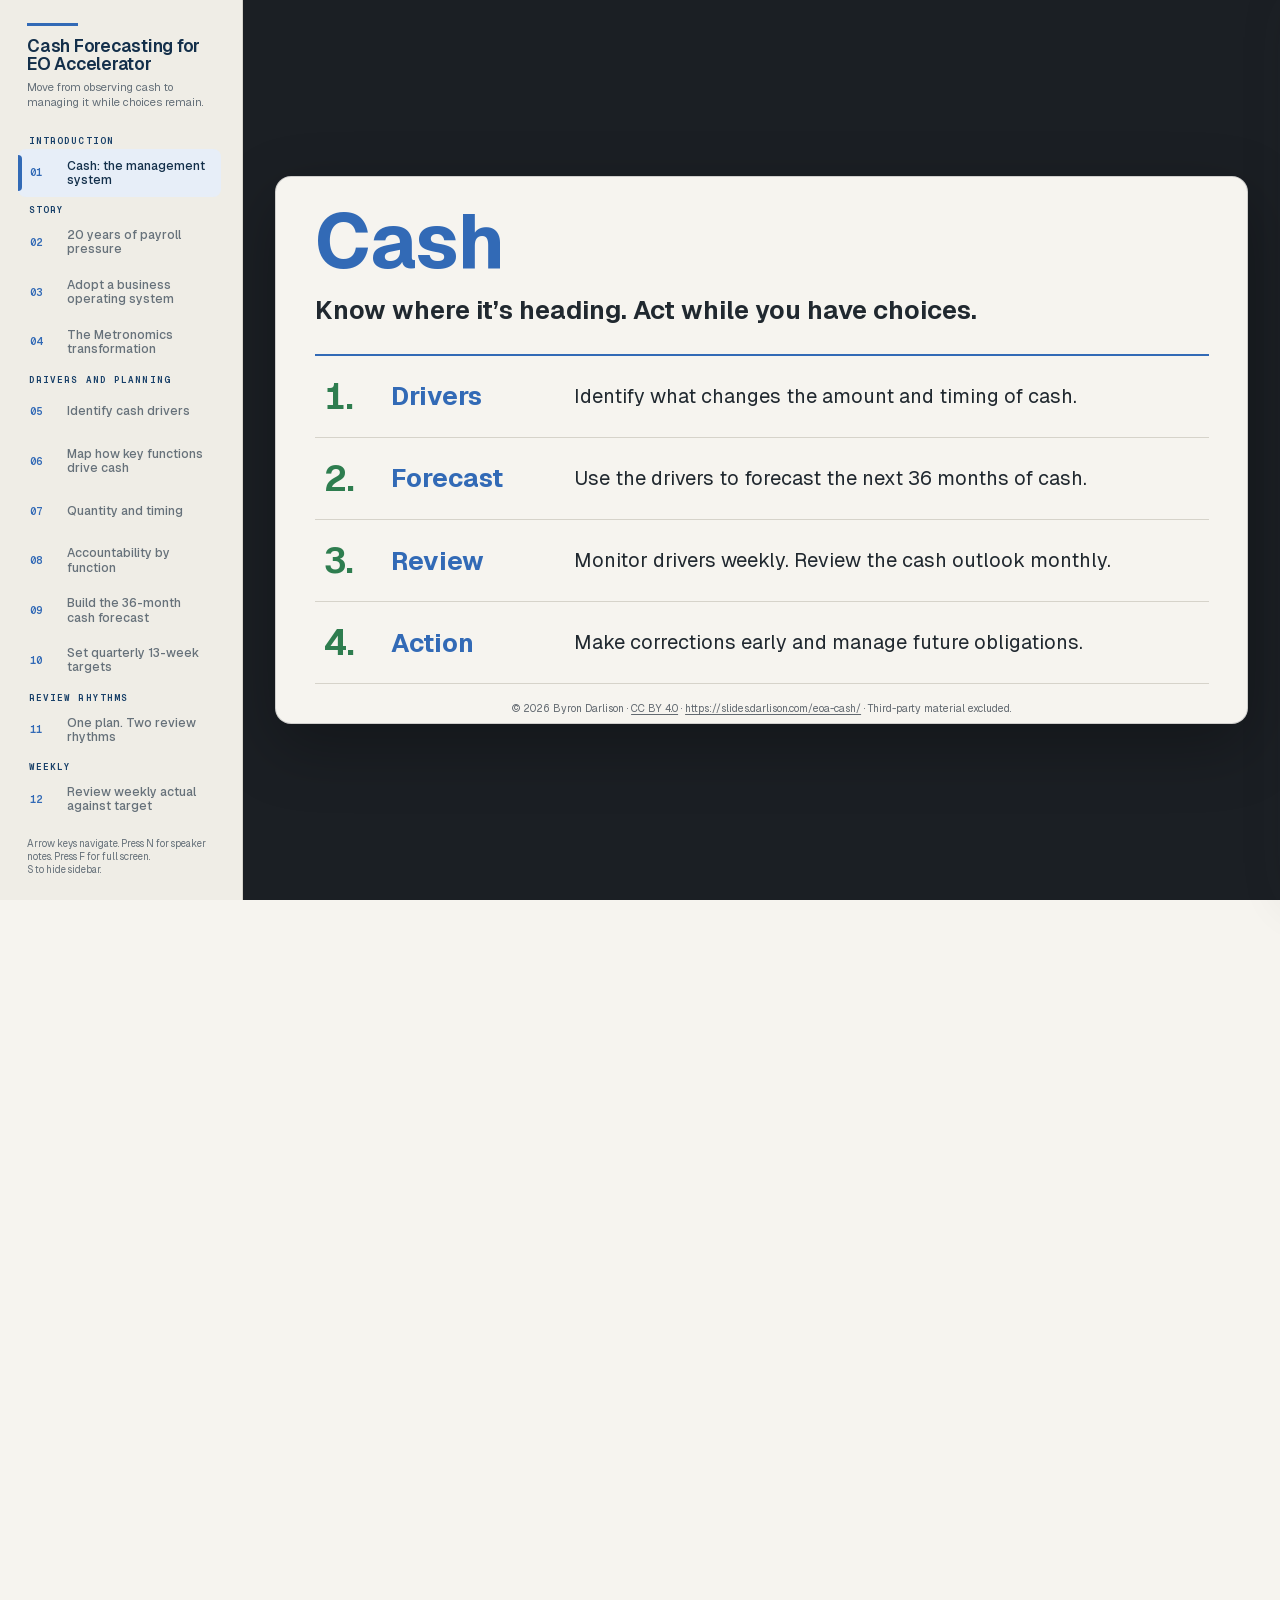
<file: decks/eoa-cash/index.html>
<!doctype html>
<html lang="en">
<head>
  <meta charset="utf-8">
  <meta name="viewport" content="width=device-width, initial-scale=1">
  <meta name="description" content="EO Accelerator presentation on proactive cash management by Byron Darlison.">
  <link rel="icon" href="data:,">
  <title>Cash Forecasting for EO Accelerator</title>
  <link rel="preload" href="./framework/fonts/geist-latin.woff2" as="font" type="font/woff2" crossorigin>
  <link rel="preload" href="./framework/fonts/geist-mono-latin.woff2" as="font" type="font/woff2" crossorigin>
  <link rel="stylesheet" href="./framework/css/slideshow.css">
</head>
<body>
  <button class="sidebar-toggle" id="sidebarToggle" type="button" aria-label="Open slide navigation" aria-expanded="false" aria-controls="slideSidebar">☰</button>
  <div class="sidebar-backdrop" id="sidebarBackdrop" aria-hidden="true"></div>

  <aside class="slide-sidebar" id="slideSidebar" aria-label="Slide navigation">
    <header class="sidebar-head">
      <h1>Cash Forecasting for EO Accelerator</h1>
      <p>Move from observing cash to managing it while choices remain.</p>
    </header>
    <nav class="sidebar-nav" id="sidebarNav" aria-label="Presentation slides"></nav>
    <p class="sidebar-help">Arrow keys navigate. Press N for speaker notes. Press F for full screen.<br>S to hide sidebar.</p>
  </aside>

  <div class="progress-track" aria-hidden="true"><div class="progress-bar" id="progressBar"></div></div>

  <main id="presentation" aria-label="Cash Forecasting for EO Accelerator">
    <section class="slide cash-bookend" id="slide-1" data-title="Cash: the management system">
      <div class="slide-content">
        <h1 class="cash-title">Cash</h1>
        <p class="cash-subtitle">Know where it’s heading. Act while you have choices.</p>
        <ol class="cash-points">
          <li><strong>Drivers</strong><span>Identify what changes the amount and timing of cash.</span></li>
          <li><strong>Forecast</strong><span>Use the drivers to forecast the next 36 months of cash.</span></li>
          <li><strong>Review</strong><span>Monitor drivers weekly. Review the cash outlook monthly.</span></li>
          <li><strong>Action</strong><span>Make corrections early and manage future obligations.</span></li>
        </ol>
      </div>
      <aside class="speaker-notes">
        <p>Introduce Drivers, Forecast, Review, and Action in their numbered order.</p>
        <p>Identify what changes cash. Use those drivers to forecast the next 36 months. Review drivers weekly and cash monthly.</p>
        <p>Transition immediately to the personal story: this changed how I ran my company.</p>
      </aside>
    </section>

    <section class="slide" id="slide-2" data-title="20 years of payroll pressure">
      <div class="slide-content">
        <div class="brand-line"></div>
        <p class="eyebrow">Cash Forecasting · EO Accelerator</p>
        <div class="slide-stage">
          <div class="opening-grid">
            <h1 class="opening-title reveal-left">For 20 years, I was maxing out my personal lines of credit and credit cards to make payroll.</h1>
            <img class="opening-art reveal-scale delay-1" src="assets/opening-personal-credit.png" alt="A leader supports a payroll tray with personal credit cards.">
          </div>
        </div>
      </div>
      <aside class="speaker-notes">
        <p>Open with the sentence on the slide.</p>
        <p>Pause after saying it.</p>
        <p>Let the consequence register before adding context.</p>
        <p>Describe the 20-year pattern of relying on personal credit to make payroll.</p>
        <p>Use late 2008 and 2009 as documented examples of the longer pattern.</p>
        <p>Those records show payroll cash shortfalls.</p>
        <p>They show substantial bank borrowing.</p>
        <p>They also show repayment against Byron and Daina's personal line of credit.</p>
        <p>Do not add an unverified personal borrowing amount.</p>
        <p>Transition: The turning point came when I installed a disciplined operating system.</p>
      </aside>
    </section>


    <section class="slide" id="slide-3" data-title="Adopt a business operating system">
      <div class="slide-content">
        <div class="brand-line"></div>
        <p class="eyebrow">Cash Forecasting · EO Accelerator</p>
        <h2 class="slide-title reveal">In 2018 I adopted a business operating system.</h2>
        <div class="slide-stage">
          <div class="metronomics-hero reveal-scale delay-1">
            <img src="assets/metronomics-logo.svg" alt="Metronomics">
          </div>
        </div>
      </div>
      <aside class="speaker-notes">
        <p>Historical records use Scaling Up and Rockefeller Habits language. Byron now teaches the integrated operating disciplines through Metronomics.</p>
        <p>The change was not one tool. It was the discipline of planning, measuring, reviewing, and acting as one system.</p>
        <p>Give full credit to Shannon Byrne Susko as the creator of Metronomics.</p>
        <p>Transition: That adoption transformed how we ran the company.</p>
      </aside>
    </section>


    <section class="slide" id="slide-4" data-title="The Metronomics transformation">
      <div class="slide-content">
        <div class="brand-line"></div>
        <p class="eyebrow">Cash Forecasting · EO Accelerator</p>
        <h2 class="slide-title reveal">Adopting Metronomics transformed how we ran the company.</h2>
        <div class="slide-stage">
          <div class="outcome-path">
            <div class="outcome-card reveal-left delay-1">
              <strong>Within 18 months, we had one year of operating expenses in cash.</strong>
            </div>
            <div class="outcome-card exit-card reveal delay-3">
              <strong>Two years later, I sold the company at a premium industry multiple.</strong>
            </div>
          </div>
        </div>
      </div>
      <aside class="speaker-notes">
        <p>State both outcomes without implying that cash alone created the exit.</p>
        <p>We built the reserve against a deliberate 18-month plan.</p>
        <p>It reached one year of operating expenses during 2020 and 2021.</p>
        <p>The sale closed on 25 July 2022 at more than five times recurring revenue.</p>
        <p>Adopting Metronomics transformed how the company planned, measured, reviewed, and acted.</p>
        <p>The cash system supplied the fuel and capacity to keep executing the plan without crisis-driven choices.</p>
        <p>The premium exit was the compounded result of the complete system, not a result of cash forecasting alone.</p>
        <p>Transition: Begin with the measurable operating drivers that change future cash.</p>
      </aside>
    </section>


    <section class="slide" id="slide-5" data-title="Identify cash drivers">
      <div class="slide-content">
        <div class="brand-line"></div>
        <p class="eyebrow">Cash Forecasting · EO Accelerator</p>
        <h2 class="slide-title reveal">The sequence starts with countable activities (cash drivers) that change future cash.</h2>
        <div class="slide-stage">
          <div class="driver-layout">
            <div class="driver-definition reveal-left delay-1"><strong>Count it</strong><span>before cash moves</span></div>
            <div class="driver-examples">
              <div class="driver-example reveal delay-1"><span class="driver-dot"></span><span>Sales-qualified leads</span></div>
              <div class="driver-example reveal delay-2"><span class="driver-dot"></span><span>New business booked</span></div>
              <div class="driver-example reveal delay-3"><span class="driver-dot"></span><span>On-time delivery</span></div>
              <div class="driver-example reveal delay-4"><span class="driver-dot"></span><span>Average accounts receivable (AR) days</span></div>
            </div>
          </div>
        </div>
      </div>
      <aside class="speaker-notes">
        <p>A driver is not a financial statement line.</p>
        <p>It is measurable activity that changes future cash.</p>
        <p>Marketing tracks sales-qualified leads produced.</p>
        <p>Sales tracks new business booked.</p>
        <p>Delivery tracks on-time delivery.</p>
        <p>Finance may track average accounts receivable days, shown as average AR days.</p>
        <p>Transition: A simple map helps leaders find those drivers across the business.</p>
      </aside>
    </section>


    <section class="slide" id="slide-6" data-title="Map how key functions drive cash">
      <div class="slide-content">
        <div class="brand-line"></div>
        <p class="eyebrow">Cash Forecasting · EO Accelerator</p>
        <h2 class="slide-title reveal">Map How Your Key Functions Drive Cash</h2>
        <div class="slide-stage">
          <div class="kffm-layout">
            <div class="kffm-map reveal-left delay-1" role="img" aria-label="Leads enter Marketing. Sales-qualified leads go to Sales. New business booked goes to Delivery. Work ready to bill goes to Billing and Collection, producing cash collected.">
              <p class="kffm-caption kffm-input">Leads<span aria-hidden="true">↓</span></p>
              <div class="kffm-flow">
                <div class="kffm-function">Marketing</div>
                <div class="kffm-handoff"><small>Sales-qualified leads</small><span aria-hidden="true">→</span></div>
                <div class="kffm-function">Sales</div>
                <div class="kffm-handoff"><small>New business booked</small><span aria-hidden="true">→</span></div>
                <div class="kffm-function">Delivery</div>
                <div class="kffm-handoff"><small>Work ready to bill</small><span aria-hidden="true">→</span></div>
                <div class="kffm-function">Billing &amp; Collection</div>
                <div class="kffm-handoff"><small>Cash collected</small><span aria-hidden="true">→</span></div>
                <div class="kffm-cash">Cash</div>
              </div>
              <p class="kffm-driver-bridge"><strong>Handoffs:</strong> Sales-qualified leads · New business booked · Work ready to bill · Cash collected</p>
            </div>
          </div>
        </div>
        <a class="teaching-resource" href="https://www.darlison.com/how-your-company-makes-money/" target="_blank" rel="noopener noreferrer" aria-label="Read How Your Company Makes Money">
              <img src="assets/qr/how-your-company-makes-money.png" alt="Quick response code for the How Your Company Makes Money article">
              <span><strong>Read the method</strong><small>How Your Company Makes Money</small></span>
            </a>
      </div>
      <aside class="speaker-notes">
        <p>A Key Function Flow Map shows how work moves through the business and ends in cash.</p>
        <p>Keep the first map simple: three to six primary functions.</p>
        <p>Label each handoff with what passes to the next function.</p>
        <p>The map shows handoffs. The accountability table shows the measures each function manages.</p>
        <p>Leads become sales-qualified leads, booked business, work ready to bill, and collected cash.</p>
        <p>The quick response code opens the How Your Company Makes Money article.</p>
        <p>The article explains the method before participants use the mapping tools.</p>
        <p>This is not a mapping workshop. The slide gives participants a practical way to continue after the session.</p>
        <p>Transition: Once you find a driver, ask how much cash it changes and when.</p>
      </aside>
    </section>


    <section class="slide" id="slide-7" data-title="Quantity and timing">
      <div class="slide-content">
        <div class="brand-line"></div>
        <p class="eyebrow">Cash Forecasting · EO Accelerator</p>
        <h2 class="slide-title reveal">Each driver tells us the quantity and timing.</h2>
        <div class="slide-stage">
          <div class="amount-timing">
            <div class="amount-column reveal-left delay-1"><h3 class="accent-green">Amount</h3><strong>New business booked</strong><p>How much cash?</p></div>
            <div class="divider reveal delay-2"></div>
            <div class="amount-column reveal delay-3"><h3 class="accent-blue">Timing</h3><strong>Average AR days</strong><p>When will it arrive?</p></div>
          </div>
        </div>
      </div>
      <aside class="speaker-notes">
        <p>New business booked influences future cash, but it is not cash collected.</p>
        <p>Average AR days can change when cash arrives.</p>
        <p>Timing matters even when the sale remains unchanged.</p>
        <p>Leaders must ask two questions.</p>
        <p>How much cash will move?</p>
        <p>When will it move?</p>
        <p>Transition: Assign measures to each function, then use their quantities and timing as forecast assumptions.</p>
      </aside>
    </section>


    <section class="slide" id="slide-8" data-title="Accountability by function">
      <div class="slide-content">
        <div class="brand-line"></div>
        <p class="eyebrow">Cash Forecasting · EO Accelerator</p>
        <h2 class="slide-title reveal">Each function manages a critical number that affects cash.</h2>
        <div class="slide-stage">
          <table class="accountability-table">
            <thead><tr><th scope="col">Function</th><th scope="col">Leading indicator</th><th scope="col" class="critical">Critical number</th><th scope="col">Lagging indicator</th></tr></thead>
            <tbody>
              <tr><th scope="row">Marketing</th><td>Leads received (#)</td><td class="critical">Sales-qualified leads produced (#)</td><td>Leads received that become sales-qualified (%)</td></tr>
              <tr><th scope="row">Sales</th><td>Sales-qualified leads received (#)</td><td class="critical">New business booked ($)</td><td>Sales-qualified leads that become customers (%)</td></tr>
              <tr><th scope="row">Delivery</th><td>Booked work due for delivery ($)</td><td class="critical">On-time delivery (%)</td><td>Deliveries accepted without defects or rework (%)</td></tr>
              <tr><th scope="row">Billing &amp; Collection</th><td>Receivables due for collection ($)</td><td class="critical">Average accounts receivable days</td><td>Bad-debt rate (%)</td></tr>
            </tbody>
          </table>
        </div>
      </div>
      <aside class="speaker-notes">
        <p>This is an illustrative accountability table, not a claim about Rise Vision's complete scoreboard.</p>
        <p>Leading indicators signal incoming work. Critical numbers identify the main accountability.</p>
        <p>Lagging indicators add evidence about the result. They need not match the outgoing handoff.</p>
        <p>Sales agrees on qualification criteria. Compare conversion within the same group of leads.</p>
        <p>On-time delivery uses the agreed customer date. Acceptance excludes defects and rework.</p>
        <p>Define bad-debt rate against credit sales and assess it over a longer period.</p>
        <p>Credit terms and customer selection also affect collection performance.</p>
        <p>The table is not a complete forecast. Quantities, dollar values, and timing remain necessary.</p>
        <p>Now connect the table to the real Rise Vision collection example.</p>
        <p>The weekly Scoreboard set a 35-day target for average AR days.</p>
        <p>That target tells the forecast when customer cash should arrive.</p>
        <p>The forecast is not a finance invention.</p>
        <p>It expresses operating assumptions in cash and time.</p>
        <p>The next slide translates these operating measures into both cash receipts and cash payments.</p>
        <p>Transition: First, use these operating relationships to build the 36-month cash forecast.</p>
      </aside>
    </section>


    <section class="slide" id="slide-9" data-title="Build the 36-month cash forecast">
      <div class="slide-content">
        <div class="brand-line"></div>
        <p class="eyebrow">Cash Forecasting · EO Accelerator</p>
        <h2 class="slide-title reveal">Our drivers turn the business plan into a 36-month cash forecast.</h2>
        <style>
          #slide-9 .forecast-build { display:grid; grid-template-columns:1.05fr auto 1fr auto 1.1fr; align-items:stretch; gap:clamp(.4rem,1vw,1rem); width:100%; }
          #slide-9 .forecast-build article { padding:clamp(.8rem,1.6vw,1.6rem); border-radius:clamp(.4rem,.8vw,.7rem); background:var(--green-soft); }
          #slide-9 .forecast-build h3 { font-size:clamp(1.1rem,2vw,2rem); margin:0 0 clamp(.7rem,1.6vh,1.3rem); color:var(--ink); line-height:1.2; }
          #slide-9 .forecast-build p { font-size:clamp(.9rem,1.45vw,1.4rem); line-height:1.4; margin:0 0 clamp(.5rem,1.2vh,1rem); }
          #slide-9 .forecast-build .build-arrow { align-self:center; color:var(--green-text); font-size:clamp(1.3rem,2.4vw,2.3rem); }
          #slide-9 .forecast-build .cash-sides { display:grid; gap:clamp(.6rem,1.5vh,1.2rem); }
          #slide-9 .cash-sides article { background:#e3eee7; }
          #slide-9 .forecast-build .cash-impact { background:#e0eaf5; }
          #slide-9 .cash-impact strong { color:var(--blue); }
          @media(max-width:700px) { #slide-9 .forecast-build { grid-template-columns:1fr; } #slide-9 .build-arrow { text-align:center; transform:rotate(90deg); } }
        </style>
        <div class="slide-stage">
          <div class="forecast-build reveal">
            <article>
              <h3>Model the business</h3>
              <p>Leading indicators<br>Critical numbers<br>Lagging indicators</p>
              <p>Realistic volumes, conversion rates, capacity, and timing.</p>
            </article>
            <span class="build-arrow" aria-hidden="true">→</span>
            <div class="cash-sides">
              <article><h3>Cash in</h3><p>Revenue and collection timing</p></article>
              <article><h3>Cash out</h3><p>People, resources, and expenses required to deliver</p></article>
            </div>
            <span class="build-arrow" aria-hidden="true">→</span>
            <article class="cash-impact">
              <h3>36-month rolling forecast</h3>
              <p><strong>Plan</strong><br>The cash outcome we intended.</p>
              <p><strong>Rolling</strong><br>Actuals to date<br>+ remaining Plan</p>
            </article>
          </div>
        </div><a class="teaching-resource" href="https://www.darlison.com/forecast-tools/" target="_blank" rel="noopener noreferrer"><img src="assets/qr/forecast-tools.png" alt="QR code: Forecast templates"><span><strong>Forecast templates</strong><small>Excel and Google Sheets</small></span></a>
      </div>
      <aside class="speaker-notes">
        <p>The forecast comes from how the business operates, not a desired revenue number alone.</p>
        <p>Leading indicators, critical numbers, and lagging indicators together inform realistic volumes, conversions, capacity, and timing.</p>
        <p>They are not interchangeable spreadsheet inputs. Use operational relationships to translate them into financial assumptions.</p>
        <p>The same drivers determine revenue, receipt timing, staffing, resources, expenses, and payment timing.</p>
        <p>Include opening cash and other known cash commitments when calculating the cash position.</p>
        <p>Plan records the intended cash outcome. Rolling combines actuals to date with the remaining Plan.</p>
        <p>Enter financial actuals monthly and review the remaining assumptions. Rolling then recalculates the 36-month cash outlook.</p>
        <p>This is not multiplying one week's results by 156. Model quantities and timing across the forecast horizon.</p>
        <p>Transition: Next, schedule the coming quarter's driver targets across thirteen weeks.</p>
      </aside>
    </section>


    <section class="slide" id="slide-10" data-title="Set quarterly 13-week targets">
<div class="slide-content"><div class="brand-line"></div><p class="eyebrow">Cash Forecasting · EO Accelerator</p>
<h2 class="slide-title reveal">Schedule the drivers week by week to deliver the quarterly plan.</h2>
<div class="slide-stage"><div class="quarter-board reveal"><style>
#slide-10 .quarter-board,#slide-12 .weekly-scoreboard{width:100%}
#slide-10 table{width:100%;table-layout:fixed;border-collapse:collapse;font-size:clamp(.62rem,1.15vw,1.1rem)}
#slide-10 th,#slide-10 td{padding:clamp(.2rem,.5vw,.65rem);text-align:center;border-bottom:1px solid #d3d1c9}
#slide-10 th:first-child{width:27%;text-align:left}
#slide-10 thead th{color:#30669d;border-top:2px solid #30669d;border-bottom:1px solid #30669d}
#slide-10 .score-function{display:block;font-size:clamp(.6rem,.95vw,.9rem);font-weight:400;margin-bottom:.35em}
#slide-10 strong{display:block;font-size:clamp(.75rem,1.35vw,1.3rem)}
#slide-10 small{display:block;font-size:clamp(.6rem,.9vw,.85rem);font-weight:400;margin-top:.4em}
#slide-10 .score-target{display:block;background:#e9edef;padding:.5em .1em}
#slide-12 .planned-focus .score-target{background:#d8e5f0;color:#204f7d}
#slide-12 thead .planned-focus{background:#d8e5f0}
#slide-10 .planning-path,#slide-12 .planning-path{display:flex;justify-content:space-between;align-items:center;gap:1em;background:#e3ebee;color:#254763;padding:1em;font-size:clamp(.7rem,1.4vw,1.3rem);margin-bottom:1.2em}
#slide-10 .scoreboard-meta{font-size:clamp(.65rem,1.1vw,1rem);color:#30669d;margin-bottom:.6em}
</style><div class="planning-path"><span>36-month Plan</span><span>→</span><span>Quarterly 13-week plan</span><span>→</span><span>Weekly targets</span></div><table aria-label="Quarterly 13-week driver targets"><thead><tr><th scope="col">Function / critical number</th><th scope="col" class="">W13</th><th scope="col" class="">W12</th><th scope="col" class="">W11</th><th scope="col" class="">W10</th><th scope="col" class="">W9</th><th scope="col" class="">W8</th><th scope="col" class="">W7</th><th scope="col" class="">W6</th><th scope="col" class="">W5</th><th scope="col" class="">W4</th><th scope="col" class="">W3</th><th scope="col" class="">W2</th><th scope="col" class="">W1</th></tr></thead><tbody><tr><th scope="row"><span class="score-function">Marketing (Alex)</span><strong>Sales-qualified leads produced</strong><small>Quarter: 260 leads</small></th><td class="" data-week="W13"><span class="score-target">15</span></td><td class="" data-week="W12"><span class="score-target">20</span></td><td class="" data-week="W11"><span class="score-target">20</span></td><td class="" data-week="W10"><span class="score-target">20</span></td><td class="" data-week="W9"><span class="score-target">25</span></td><td class="" data-week="W8"><span class="score-target">25</span></td><td class="" data-week="W7"><span class="score-target">25</span></td><td class="" data-week="W6"><span class="score-target">20</span></td><td class="" data-week="W5"><span class="score-target">20</span></td><td class="" data-week="W4"><span class="score-target">20</span></td><td class="" data-week="W3"><span class="score-target">20</span></td><td class="" data-week="W2"><span class="score-target">15</span></td><td class="" data-week="W1"><span class="score-target">15</span></td></tr><tr><th scope="row"><span class="score-function">Sales (Jordan)</span><strong>New business booked ($k)</strong><small>Quarter: $650,000</small></th><td class="" data-week="W13"><span class="score-target">40</span></td><td class="" data-week="W12"><span class="score-target">45</span></td><td class="" data-week="W11"><span class="score-target">55</span></td><td class="" data-week="W10"><span class="score-target">60</span></td><td class="" data-week="W9"><span class="score-target">65</span></td><td class="" data-week="W8"><span class="score-target">65</span></td><td class="" data-week="W7"><span class="score-target">60</span></td><td class="" data-week="W6"><span class="score-target">55</span></td><td class="" data-week="W5"><span class="score-target">50</span></td><td class="" data-week="W4"><span class="score-target">45</span></td><td class="" data-week="W3"><span class="score-target">40</span></td><td class="" data-week="W2"><span class="score-target">35</span></td><td class="" data-week="W1"><span class="score-target">35</span></td></tr><tr><th scope="row"><span class="score-function">Delivery (Taylor)</span><strong>On-time delivery (%)</strong><small>Maintain at least 95%</small></th><td class="" data-week="W13"><span class="score-target">≥95</span></td><td class="" data-week="W12"><span class="score-target">≥95</span></td><td class="" data-week="W11"><span class="score-target">≥95</span></td><td class="" data-week="W10"><span class="score-target">≥95</span></td><td class="" data-week="W9"><span class="score-target">≥95</span></td><td class="" data-week="W8"><span class="score-target">≥95</span></td><td class="" data-week="W7"><span class="score-target">≥95</span></td><td class="" data-week="W6"><span class="score-target">≥95</span></td><td class="" data-week="W5"><span class="score-target">≥95</span></td><td class="" data-week="W4"><span class="score-target">≥95</span></td><td class="" data-week="W3"><span class="score-target">≥95</span></td><td class="" data-week="W2"><span class="score-target">≥95</span></td><td class="" data-week="W1"><span class="score-target">≥95</span></td></tr><tr><th scope="row"><span class="score-function">Billing &amp; Collection (Morgan)</span><strong>Average accounts receivable days</strong><small>Maintain at most 35 days</small></th><td class="" data-week="W13"><span class="score-target">≤35</span></td><td class="" data-week="W12"><span class="score-target">≤35</span></td><td class="" data-week="W11"><span class="score-target">≤35</span></td><td class="" data-week="W10"><span class="score-target">≤35</span></td><td class="" data-week="W9"><span class="score-target">≤35</span></td><td class="" data-week="W8"><span class="score-target">≤35</span></td><td class="" data-week="W7"><span class="score-target">≤35</span></td><td class="" data-week="W6"><span class="score-target">≤35</span></td><td class="" data-week="W5"><span class="score-target">≤35</span></td><td class="" data-week="W4"><span class="score-target">≤35</span></td><td class="" data-week="W3"><span class="score-target">≤35</span></td><td class="" data-week="W2"><span class="score-target">≤35</span></td><td class="" data-week="W1"><span class="score-target">≤35</span></td></tr></tbody></table></div></div><a class="teaching-resource" href="https://www.darlison.com/scoreboard-day/" target="_blank" rel="noopener noreferrer"><img src="assets/qr/scoreboard-day.png" alt="QR code: Set weekly targets"><span><strong>Set weekly targets</strong><small>Article and template access</small></span></a></div>
<aside class="speaker-notes"><p>The 36-month Plan informs the coming quarter's operating commitments. Schedule quantities according to activity, capacity, and timing, not equal division.</p><p>The lead targets total 260. Bookings total $650,000. These are made-up teaching values and owners approved by Byron.</p><p>Percentage and day-based standards remain standards, not quarterly quantities divided by thirteen.</p><p>Each function has a named owner. Read the table from the latest week at left to the earliest at right.</p><p>The later weekly scoreboard keeps these same owners, measures, and targets. Transition: First, distinguish the weekly and monthly review rhythms.</p></aside></section>

<section class="slide" id="slide-11" data-title="One plan. Two review rhythms">
      <div class="slide-content">
        <div class="brand-line"></div>
        <p class="eyebrow">Cash Forecasting · EO Accelerator</p>
        <h2 class="slide-title reveal">One plan. Two review rhythms.</h2>
        <div class="slide-stage">
<div id="cash-rhythm-preview">
  <style>
    #cash-rhythm-preview { font-family: inherit; color: var(--ink); width:100%; padding:0; }
    #cash-rhythm-preview * { box-sizing: border-box; }
    #cash-rhythm-preview h2 { margin: 0 0 26px; font-size: 28px; line-height: 1.16; font-weight: 600; color: #19242c; }
    #cash-rhythm-preview .planning { display: grid; grid-template-columns: .8fr 24px 1fr 24px 1fr; align-items: stretch; gap: 8px; }
    #cash-rhythm-preview .step { display: flex; flex-direction: column; justify-content: center; min-height: clamp(4rem,11vh,7rem); padding: clamp(.5rem,1.2vw,1rem); background: #e5e9e5; border-radius: 6px; }
    #cash-rhythm-preview .step strong { font-size: clamp(1rem,1.8vw,1.8rem); line-height: 1.25; font-weight: 600; }
    #cash-rhythm-preview .step small { margin-top: 7px; font-size: clamp(.7rem,1.1vw,1.1rem); line-height: 1.35; }
    #cash-rhythm-preview .forecast { background: #e0eaf5; }
    #cash-rhythm-preview .quarter { background: #dceee1; }
    #cash-rhythm-preview .arrow { align-self: center; text-align: center; font-size: 23px; color: #53616a; }
    #cash-rhythm-preview .cycles { display: grid; grid-template-columns: 1fr 1fr; gap: 22px; margin-top: clamp(.7rem,1.8vh,1.2rem); }
    #cash-rhythm-preview .cycle { padding: clamp(.6rem,1.3vw,1.3rem); border-radius: 8px; }
    #cash-rhythm-preview .monthly { background: #e0eaf5; --rhythm: #305f99; }
    #cash-rhythm-preview .weekly { background: #dceee1; --rhythm: #307748; order: -1; }
    #cash-rhythm-preview .cadence { font-size: clamp(.7rem,1.1vw,1.1rem); font-weight: 600; letter-spacing: 1.5px; color: var(--rhythm); }
    #cash-rhythm-preview h3 { margin: .3rem 0 clamp(.5rem,1.2vh,1rem); font-size: clamp(1.1rem,1.9vw,1.9rem); line-height: 1.2; font-weight: 600; color: #19242c; }
    #cash-rhythm-preview ol { margin: 0; padding-left: 21px; }
    #cash-rhythm-preview li { padding: 0 0 clamp(.3rem,.9vh,.7rem) .25rem; font-size: clamp(.85rem,1.35vw,1.3rem); line-height: 1.4; }
    #cash-rhythm-preview li::marker { color: var(--rhythm); font-weight: 600; }
    #cash-rhythm-preview .return { border-top: 1px solid color-mix(in srgb, var(--rhythm) 35%, transparent); padding-top: 12px; margin-top: 3px; color: var(--rhythm); font-size: clamp(.75rem,1.2vw,1.15rem); line-height: 1.4; font-weight: 600; display: flex; align-items: center; gap: 9px; }
    #cash-rhythm-preview .return i { flex-shrink: 0; }
    @media(max-width:520px) { #cash-rhythm-preview { padding:18px; } #cash-rhythm-preview h2 { font-size:24px; } #cash-rhythm-preview .planning { grid-template-columns: 1fr; gap:5px; } #cash-rhythm-preview .step { min-height:0; } #cash-rhythm-preview .arrow { transform:rotate(90deg); } #cash-rhythm-preview .cycles { grid-template-columns:1fr; } }
  </style>
  <div class="planning" aria-label="Drivers create the cash forecast, which informs the quarterly plan">
    <div class="step"><strong>Drivers</strong><small>Quantities and timing</small></div>
    <div class="arrow" aria-hidden="true">→</div>
    <div class="step forecast"><strong>36-month<br>cash forecast</strong><small>Where cash is heading</small></div>
    <div class="arrow" aria-hidden="true">→</div>
    <div class="step quarter"><strong>Quarterly<br>13-week plan</strong><small>Weekly targets per driver</small></div>
  </div>
  <div class="cycles">
    <section class="cycle monthly" aria-label="Monthly cash review cycle">
      <div class="cadence">MONTHLY REVIEW</div>
      <h3>Manage the cash outlook</h3>
      <ol>
        <li>Compare financial Actual with Plan.</li>
        <li>Rolling 36-month forecast updates automatically.</li>
        <li>Act on future cash obligations.</li>
      </ol>
      <div class="return"><span aria-hidden="true">↻</span><span>Rolling forecast informs future cash plans</span></div>
    </section>
    <section class="cycle weekly" aria-label="Weekly driver review cycle">
      <div class="cadence">WEEKLY REVIEW</div>
      <h3>Manage the drivers</h3>
      <ol>
        <li>Compare weekly actual with target.</li>
        <li>Flag variances and take corrective action.</li>
        <li>Follow up until resolved.</li>
      </ol>
      <div class="return"><span aria-hidden="true">↻</span><span>Action corrects the driver. Tracking confirms the correction.</span></div>
    </section>
  </div>
</div>
        </div>
      </div>
      <aside class="speaker-notes">
        <p>Start with the planning path across the top. Then explain Weekly Review on the left and Monthly Review on the right.</p>
        <p>Weekly review compares actual driver performance with targets. Flag variances, take corrective action, and follow up until resolved.</p>
        <p>Recap how drivers build the forecast and the quarterly plan before introducing the two review rhythms.</p>
        <p>Drivers describe measurable operating activity.</p>
        <p>The 36-month forecast translates drivers into future cash assumptions.</p>
        <p>The forecast informs the next quarter's 13-week plan, which sets weekly targets for each driver.</p>
        <p>Translate quantities into weekly commitments, allowing for timing and capacity. Do not simply divide every quarterly target by 13.</p>
        <p>Maintain standards such as average accounts receivable days each week. Do not divide them into weekly amounts.</p>
        <p>Weekly review compares results with targets. Corrective action changes operations; follow-up confirms the response.</p>
        <p>Monthly review compares financial Actual with Plan. Enter monthly actuals and review assumptions; Rolling recalculates automatically.</p>
        <p>Use the Rolling forecast to manage future cash obligations and inform future cash plans. Weekly review does not update Rolling.</p>
        <p>Transition: Start with the weekly scoreboard and compare actual results with the targets we just set.</p>
      </aside>
    </section>

    <section class="slide" id="slide-12" data-title="Review weekly actual against target">
      <div class="slide-content">
        <div class="brand-line"></div>
        <p class="eyebrow">Cash Forecasting · EO Accelerator</p>
        <h2 class="slide-title reveal">Review weekly actual against target.</h2>
        <div class="slide-stage">
          <div class="weekly-scoreboard reveal">
            <div class="planning-path"><span>36-month Plan</span><span>→</span><span>Quarterly 13-week plan</span><span>→</span><span>Weekly targets</span></div><div class="scoreboard-meta"><span>The same targets, now with actual results underneath.</span><span>Weeks 1–4</span></div><table aria-label="Weekly target and actual results"><thead><tr><th scope="col">Function / critical number</th><th scope="col" class="planned-focus">Week 4</th><th scope="col" class="planned-focus">Week 3</th><th scope="col" class="planned-focus">Week 2</th><th scope="col" class="planned-focus">Week 1</th></tr></thead><tbody><tr><th scope="row"><span class="score-function">Marketing (Alex)</span><strong>Sales-qualified leads produced</strong><small>Green: target met · Yellow: 75–99% · Red: below 75%</small></th><td class="planned-focus"><span class="score-target"><small>Target</small>20</span><span class="score-result score-green" aria-label="22, green">22</span></td><td class="planned-focus"><span class="score-target"><small>Target</small>20</span><span class="score-result score-yellow" aria-label="18, yellow">18</span></td><td class="planned-focus"><span class="score-target"><small>Target</small>15</span><span class="score-result score-green" aria-label="16, green">16</span></td><td class="planned-focus"><span class="score-target"><small>Target</small>15</span><span class="score-result score-green" aria-label="15, green">15</span></td></tr><tr><th scope="row"><span class="score-function">Sales (Jordan)</span><strong>New business booked ($k)</strong><small>Green: target met · Yellow: 80–99% · Red: below 80%</small></th><td class="planned-focus"><span class="score-target"><small>Target</small>45</span><span class="score-result score-green" aria-label="49, green">49</span></td><td class="planned-focus"><span class="score-target"><small>Target</small>40</span><span class="score-result score-yellow" aria-label="38, yellow">38</span></td><td class="planned-focus"><span class="score-target"><small>Target</small>35</span><span class="score-result score-green" aria-label="37, green">37</span></td><td class="planned-focus"><span class="score-target"><small>Target</small>35</span><span class="score-result score-green" aria-label="36, green">36</span></td></tr><tr><th scope="row"><span class="score-function">Delivery (Taylor)</span><strong>On-time delivery (%)</strong><small>Green ≥95% · Yellow 90–94% · Red <90%</small></th><td class="planned-focus"><span class="score-target"><small>Target</small>≥95</span><span class="score-result score-yellow" aria-label="93, yellow">93</span></td><td class="planned-focus"><span class="score-target"><small>Target</small>≥95</span><span class="score-result score-green" aria-label="96, green">96</span></td><td class="planned-focus"><span class="score-target"><small>Target</small>≥95</span><span class="score-result score-green" aria-label="95, green">95</span></td><td class="planned-focus"><span class="score-target"><small>Target</small>≥95</span><span class="score-result score-green" aria-label="97, green">97</span></td></tr><tr><th scope="row"><span class="score-function">Billing &amp; Collection (Morgan)</span><strong>Average accounts receivable days</strong><small>Green ≤35 · Yellow >35–40 · Red >40</small></th><td class="planned-focus"><span class="score-target"><small>Target</small>≤35</span><span class="score-result score-red" aria-label="42, red">42</span></td><td class="planned-focus"><span class="score-target"><small>Target</small>≤35</span><span class="score-result score-yellow" aria-label="39, yellow">39</span></td><td class="planned-focus"><span class="score-target"><small>Target</small>≤35</span><span class="score-result score-yellow" aria-label="36, yellow">36</span></td><td class="planned-focus"><span class="score-target"><small>Target</small>≤35</span><span class="score-result score-green" aria-label="34, green">34</span></td></tr></tbody></table>
          </div>
        </div><a class="teaching-resource" href="https://www.darlison.com/scoreboard-day/" target="_blank" rel="noopener noreferrer"><img src="assets/qr/scoreboard-day.png" alt="QR code: Weekly scoreboard"><span><strong>Weekly scoreboard</strong><small>Article and template access</small></span></a>
      </div>
      <aside class="speaker-notes">
        <p>The scoreboard carries the four critical numbers from the approved accountability table.</p>
        <p>These weekly results and tolerance bands illustrate the method. They are not a historical company scoreboard.</p>
        <p>The latest week is on the left. Each target matches the preceding 13-week plan and sits above its coloured result.</p>
        <p>Targets come from the approved quarterly plan, not a revised Rolling forecast. Schedule quantities using working days, capacity, and timing.</p>
        <p>Percentage and day-based standards are not monthly quantities divided across weeks.</p>
        <p>Now follow the average AR days row, using the real 35-day target.</p>
        <p>Slower outcomes such as bad debts require a longer measurement period.</p>
        <p>The difference is the variance.</p>
        <p>The variance supplies early warning before the financial consequence appears.</p>
        <p>This is weekly operating analysis.</p>
        <p>Weekly actual means the measured operating result. This is not the monthly financial Plan-Actual-Rolling review.</p>
        <p>It does not update the rolling forecast.</p>
        <p>Transition: Look closely at average accounts receivable days: 42 against the 35-day target.</p>
      </aside>
    </section>


    <section class="slide" id="slide-13" data-title="Catch the 42-day variance">
      <div class="slide-content">
        <div class="brand-line"></div>
        <p class="eyebrow">Cash Forecasting · EO Accelerator</p>
        <h2 class="slide-title reveal">Our weekly review caught average AR days at 42 against a 35-day target.</h2>
        <div class="slide-stage">
          <div class="variance-layout">
            <div class="variance-metric reveal-left delay-1"><span>Target</span><strong class="accent-blue">35</strong><small>days</small></div>
            <div class="variance-divider reveal delay-2"></div>
            <div class="variance-metric reveal delay-2"><span>Current result</span><strong>42</strong><small>days</small></div>
            <div class="variance-gap reveal delay-3">7 days over target</div>
          </div>
        </div>
      </div>
      <aside class="speaker-notes">
        <p>The weekly measure was seven days over target.</p>
        <p>Cash was arriving later than expected.</p>
        <p>The seven-day variance signalled an operating problem.</p>
        <p>The weekly team did not change Rolling.</p>
        <p>Transition: This red result calls for a Situation Report. Here is an illustrative write-up.</p>
      </aside>
    </section>


    <section class="slide" id="slide-14" data-title="Write a Situation Report">
      <div class="slide-content">
        <div class="brand-line"></div>
        <p class="eyebrow">Cash Forecasting · EO Accelerator</p>
        <h2 class="slide-title reveal">A red critical number triggers a Situation Report.</h2>
        <div class="slide-stage">
          <div class="situation-report worked-report reveal">
            <article><h3>Situation</h3><p>Average accounts receivable days reached 42 against our target of 35. Customer payments are arriving later than planned.</p></article>
            <article><h3>Cause</h3><p>We follow up only after invoices become overdue. Missing purchase orders and incorrect billing contacts delay payment.</p></article>
            <article><h3>Correction</h3><p>The collections owner will check invoice receipt and payment requirements within one week of billing. They will resolve outstanding blockers immediately.</p></article>
            <article><h3>Follow-up</h3><p>The collections owner will report progress each Thursday. At month-end, we will check whether average AR days returned to 35 or below.</p></article>
          </div>
        </div><a class="teaching-resource" href="https://www.darlison.com/scoreboard-day/" target="_blank" rel="noopener noreferrer"><img src="assets/qr/scoreboard-day.png" alt="QR code: Situation Report guide"><span><strong>Situation Report guide</strong><small>Situation · Cause · Correction · Follow-up</small></span></a>
      </div>
      <aside class="speaker-notes">
        <p>The function owner writes one report when the critical number turns red.</p>
        <p>Situation: Average accounts receivable days reached 42 against our target of 35. Customer payments are arriving later than planned.</p>
        <p>Cause: We follow up only after invoices become overdue. Missing purchase orders and incorrect billing contacts delay payment.</p>
        <p>Correction: The collections owner checks invoice receipt and payment requirements within one week of billing. They resolve outstanding blockers immediately.</p>
        <p>Follow-up: The collections owner reports progress each Thursday. At month-end, confirm whether average accounts receivable days returned to 35 or below.</p>
        <p>Situation states the factual gap. Cause identifies the structure behind that gap.</p>
        <p>Correction changes the process. Follow-up defines a date, metric, and check-in. Thursday progress checks continue before the month-end confirmation; corrective action does not wait.</p>
        <p>Do not write another report while awaiting the agreed follow-up date.</p>
        <p>At that date, close a corrected situation. A remaining red requires a new report and correction.</p>
        <p>The method draws on The Managerial Moment of Truth by Bruce Bodaken and Robert Fritz.</p>
        <p>Byron's Scoreboard Day article describes its use in this weekly cadence.</p>
        <p>This cause and correction are illustrative, not a verified account of the historical 42-day result.</p>
        <p>The cash consequence may not appear yet.</p>
        <p>Weekly review manages the operating cause.</p>
        <p>It does not update the rolling forecast.</p>
        <p>Transition: Action corrects performance. Follow-up confirms whether the driver has returned to target.</p>
      </aside>
    </section>


    <section class="slide" id="slide-15" data-title="Act and confirm the correction">
      <div class="slide-content">
        <div class="brand-line"></div>
        <p class="eyebrow">Cash Forecasting · EO Accelerator</p>
        <h2 class="slide-title reveal">Immediate action brought average AR days from 42 back below target before month-end.</h2>
        <div class="slide-stage">
          <div class="correction-flow reveal delay-1" role="img" aria-label="Average AR days moved from 42 to below the 35-day target before month-end after immediate corrective action.">
            <article class="correction-card start"><span>Weekly variance</span><strong>42 days</strong><small>35-day target</small></article>
            <div class="correction-arrow" aria-hidden="true">→</div>
            <article class="correction-card action"><span>Immediate response</span><strong>Corrective action</strong><small>manage the cause</small></article>
            <div class="correction-arrow" aria-hidden="true">→</div>
            <article class="correction-card success"><span>Before month-end</span><strong>Below 35 days</strong><small>back in the green</small></article>
          </div>
        </div>
      </div>
      <aside class="speaker-notes">
        <p>The weekly review caught Average AR days at 42 against a 35-day target.</p>
        <p>The team acted immediately on the operating cause.</p>
        <p>Average AR days returned below target before month-end.</p>
        <p>Weekly tracking confirmed that the correction moved the driver into the green.</p>
        <p>Tracking did not cause the improvement. Action did.</p>
        <p>Do not name one specific correction or an exact month-end value.</p>
        <p>Transition: The weekly sequence is now complete. At month-end, move from the driver to the cash outlook.</p>
      </aside>
    </section>


    <section class="slide" id="slide-16" data-title="Review the 36-month outlook monthly">
      <div class="slide-content">
        <div class="brand-line"></div>
        <p class="eyebrow">Cash Forecasting · EO Accelerator</p>
        <h2 class="slide-title reveal">At month-end, update Rolling to see where cash is heading over the next 36 months.</h2>
        <div class="slide-stage">
          <div class="three-views">
            <div class="past-views reveal-left delay-1">
              <p class="view-direction">Look back</p>
              <article class="view"><h3>Plan</h3><p>What did we expect?</p></article>
              <article class="view"><h3>Actual</h3><p>What happened?</p></article>
            </div>
            <article class="view rolling reveal-scale delay-3"><span class="view-direction">36-month view</span><h3>Rolling</h3><p>Where is cash heading now?</p></article>
          </div>
        </div>
      </div>
      <aside class="speaker-notes">
        <p>The monthly process begins after actual results become available.</p>
        <p>Management reviews Plan, Actual, and Rolling together.</p>
        <p>Plan preserves the approved expectation.</p>
        <p>Actual records the completed financial result.</p>
        <p>Enter the completed month's financial actuals and review the remaining assumptions.</p>
        <p>Rolling recalculates automatically from actuals to date plus the remaining Plan. Maintain the forward 36-month horizon.</p>
        <p>The main question concerns future cash.</p>
        <p>Is the outlook off track?</p>
        <p>If so, leaders manage upcoming obligations.</p>
        <p>Keep the approved Plan visible; do not replace its targets with Rolling to hide a variance.</p>
        <p>Weekly review does not update Rolling.</p>
        <p>Transition: February's monthly review showed the resulting cash consequence.</p>
      </aside>
    </section>


    <section class="slide" id="slide-17" data-title="Cash $80,000 ahead of forecast">
      <div class="slide-content">
        <div class="brand-line"></div>
        <p class="eyebrow">Cash Forecasting · EO Accelerator</p>
        <h2 class="slide-title reveal">The result: cash was $80,000 ahead of forecast.</h2>
        <div class="slide-stage">
          <div class="cash-consequence">
            <div class="cash-contributors reveal-left delay-1">
              <span>What contributed</span>
              <strong>Average AR days improved</strong>
              <strong>Sales volume increased</strong>
            </div>
            <div class="cash-result-arrow arrow green reveal delay-2" aria-hidden="true">→</div>
            <div class="cash-result reveal-scale delay-3">
              <span>Cash result</span>
              <strong>$80,000 ahead</strong>
              <small>of forecast</small>
            </div>
          </div>
        </div>
      </div>
      <aside class="speaker-notes">
        <p>February cash flow was $300,000 higher than January.</p>
        <p>Cash finished $80,000 ahead of forecast.</p>
        <p>The record named two contributors.</p>
        <p>Improved average AR days contributed.</p>
        <p>Increased sales volume also contributed.</p>
        <p>Do not attribute the complete variance to collections.</p>
        <p>The point is the causal chain.</p>
        <p>Transition: With the cash result understood, the final step was deciding what the evidence required us to do.</p>
      </aside>
    </section>


    <section class="slide" id="slide-18" data-title="Stay the course">
      <div class="slide-content">
        <div class="brand-line green"></div>
        <p class="eyebrow">Cash Forecasting · EO Accelerator</p>
        <h2 class="slide-title reveal">So the evidence supported staying the course.</h2>
        <div class="slide-stage">
          <div class="decision-layout">
            <div class="decision-check reveal-scale delay-1" aria-hidden="true">✓</div>
            <div class="decision-copy reveal delay-2"><span>Decision</span><strong>Stay the course.</strong><p>Continue with the planned hiring and capital expenditures.</p></div>
          </div>
        </div>
      </div>
      <aside class="speaker-notes">
        <p>The evidence supported staying the course.</p>
        <p>That outcome was still an active decision.</p>
        <p>The team compared the forward view with the plan.</p>
        <p>Stay the course. Continue with the planned hiring and capital expenditures.</p>
        <p>Proactive management does not require constant intervention.</p>
        <p>It requires decisions supported by evidence.</p>
        <p>Transition: That decision illustrates the practical payoff of seeing cash early.</p>
      </aside>
    </section>


    <section class="slide" id="slide-19" data-title="Manage future obligations">
      <div class="slide-content">
        <div class="brand-line green"></div>
        <p class="eyebrow">Cash Forecasting · EO Accelerator</p>
        <h2 class="slide-title reveal">The system gives you time to manage future obligations before your bank balance forces the decision.</h2>
        <div class="slide-stage">
          <div class="payoff-chain">
            <article class="payoff-card reveal-left delay-1"><span>See it early</span><strong>Future cash is visible</strong></article>
            <div class="arrow reveal delay-2" aria-hidden="true">→</div>
            <article class="payoff-card reveal-scale delay-3"><span>Act before urgency</span><strong>Manage future obligations</strong></article>
          </div>
        </div>
      </div>
      <aside class="speaker-notes">
        <p>This is the practical payoff of the complete system.</p>
        <p>Weekly driver review creates early warning.</p>
        <p>The monthly Rolling view shows where future cash is heading.</p>
        <p>Together, they give management time to address future obligations.</p>
        <p>The bank balance often reveals the same problem after options narrow.</p>
        <p>Transition: Return to the company story to see what that capability made possible.</p>
      </aside>
    </section>


    <section class="slide" id="slide-20" data-title="From payroll crisis to cash surplus">
      <div class="slide-content">
        <div class="brand-line green"></div>
        <p class="eyebrow">Cash Forecasting · EO Accelerator</p>
        <h2 class="slide-title reveal">Together, discipline and cash capacity helped us move from payroll crisis to a cash surplus.</h2>
        <div class="slide-stage">
          <div class="story-arc">
            <div class="story-chapter reveal-left delay-1">
              <span class="story-year">For 20 years</span>
              <strong>Personal credit for payroll</strong>
            </div>
            <div class="story-chapter reveal delay-2">
              <span class="story-year">2018</span>
              <strong>Adopted Metronomics</strong>
            </div>
            <div class="story-chapter reveal delay-3">
              <span class="story-year">2022</span>
              <strong>One year of operating expenses in cash, plus substantial investable assets.</strong>
            </div>
          </div>
        </div>
      </div>
      <aside class="speaker-notes">
        <p>Return to the opening story.</p>
        <p>For 20 years, personal credit and credit cards were part of making payroll.</p>
        <p>In 2018, I adopted the operating discipline I now teach through Metronomics.</p>
        <p>The 2022 milestone is one year of operating expenses in cash, plus substantial investable assets.</p>
        <p>End this story on cash surplus and capacity, not the sale multiple. The complete operating system supported the transformation.</p>
        <p>Cash was the fuel that preserved options and let the complete operating system keep compounding.</p>
        <p>Transition: The complete operating system comes from Shannon Byrne Susko’s Metronomics work.</p>
      </aside>
    </section>


    <section class="slide" id="slide-21" data-title="Metronomics: the three books">
      <div class="slide-content">
        <div class="brand-line green"></div>
        <p class="eyebrow">Cash Forecasting · EO Accelerator</p>
        <h2 class="slide-title reveal">To learn the complete operating system, go to Shannon Byrne Susko’s original books.</h2>
        <div class="slide-stage">
          <div class="reading-layout">
            <div class="reading-credit reveal-left delay-1">
              <img src="assets/metronomics-logo.svg" alt="Metronomics">
              <strong>Shannon Byrne Susko created Metronomics and wrote all three books.</strong>
              <p>My additions and interpretations are my own.</p>
            </div>
            <div class="reading-books" aria-label="Books by Shannon Byrne Susko">
              <a class="reading-book reveal delay-1" href="https://www.amazon.ca/dp/1544521294" target="_blank" rel="noopener">
                <span class="book-face"><img src="assets/metronomics/metronomics-book.png" alt="Metronomics book cover"></span>
                <span class="book-author">Metronomics</span>
              </a>
              <a class="reading-book reveal delay-2" href="https://www.amazon.ca/dp/1790131235" target="_blank" rel="noopener">
                <span class="book-face"><img src="assets/metronomics/3hag-way-book.png" alt="3HAG WAY book cover"></span>
                <span class="book-author">3HAG WAY</span>
              </a>
              <a class="reading-book reveal delay-3" href="https://www.amazon.ca/dp/1599325446" target="_blank" rel="noopener">
                <span class="book-face"><img src="assets/metronomics/metronome-effect-book.png" alt="The Metronome Effect book cover"></span>
                <span class="book-author">The Metronome Effect</span>
              </a>
            </div>
          </div>
        </div>
      </div>
      <aside class="speaker-notes">
        <p>Give full credit to Shannon Byrne Susko and the Metronomics body of work.</p>
        <p>Recommend the three original books as follow-on reading.</p>
        <p>Clarify that Byron's cash examples and interpretations are his own.</p>
        <p>Transition: Return to Cash and the four management steps before sharing the resources.</p>
      </aside>
    </section>


    <section class="slide cash-bookend" id="slide-22" data-title="Cash: the management habit">
      <div class="slide-content">
        <h2 class="cash-title">Cash</h2>
        <p class="cash-subtitle">From reactive observer to proactive manager.</p>
        <ol class="cash-points">
          <li><strong>Drivers</strong><span>Know what moves your cash.</span></li>
          <li><strong>Forecast</strong><span>Keep a rolling 36-month view.</span></li>
          <li><strong>Review</strong><span>Drivers weekly. Cash outlook monthly.</span></li>
          <li><strong>Action</strong><span>Act before your bank balance forces the decision.</span></li>
        </ol>
        <p class="cash-questions">Questions?</p>
      </div>
      <aside class="speaker-notes">
        <p>Return to the central model.</p>
        <p>Drivers shape the forecast.</p>
        <p>Weekly review monitors those drivers.</p>
        <p>Monthly review assesses the cash outlook.</p>
        <p>Action begins while useful choices remain.</p>
        <p>Return to the opening promise, now expressed as a management habit.</p>
        <p>Invite questions within the remaining delivery buffer. Transition: The final slide gives you the presentation, articles, and templates.</p>
      </aside>
    </section>


    <section class="slide" id="slide-23" data-title="Take the resources with you">
      <div class="slide-content">
        <div class="brand-line green"></div>
        <p class="eyebrow">Cash Forecasting · EO Accelerator</p>
        <h2 class="slide-title reveal">Take the presentation, articles, and working templates with you.</h2>
        <div class="slide-stage">
          <div class="resource-grid" aria-label="Audience resources">
            <a class="resource-card reveal delay-1" href="https://slides.darlison.com/eoa-cash/" target="_blank" rel="noopener">
              <img src="assets/qr/presentation-site.png" alt="QR code for the online presentation">
              <span><strong>Presentation</strong><small>Open the online deck</small></span>
            </a>
            <a class="resource-card reveal delay-1" href="https://www.darlison.com/how-your-company-makes-money/" target="_blank" rel="noopener">
              <img src="assets/qr/how-your-company-makes-money.png" alt="QR code for How Your Company Makes Money">
              <span><strong>Identify drivers</strong><small>Article and mapping tools</small></span>
            </a>
            <a class="resource-card reveal delay-2" href="https://www.darlison.com/who-owns-the-forecast/" target="_blank" rel="noopener">
              <img src="assets/qr/who-owns-the-forecast.png" alt="QR code for Who Owns the Cash Forecast">
              <span><strong>Own the forecast</strong><small>Article and worked model</small></span>
            </a>
            <a class="resource-card reveal delay-2" href="https://www.darlison.com/forecast-tools/" target="_blank" rel="noopener">
              <img src="assets/qr/forecast-tools.png" alt="QR code for the cash forecast tools">
              <span><strong>Forecast tools</strong><small>Excel and Google Sheets</small></span>
            </a>
            <a class="resource-card reveal delay-3" href="https://www.darlison.com/scoreboard-day/" target="_blank" rel="noopener">
              <img src="assets/qr/scoreboard-day.png" alt="QR code for Scoreboard Day">
              <span><strong>Manage weekly</strong><small>Article and scoreboard template</small></span>
            </a>
          </div>
          <p class="resource-email"><span>✉️ Or, email <a href="mailto:ai@darlison.com?subject=EO%20Accelerator%20cash%20presentation%20materials"><strong>ai@darlison.com</strong></a> to request the materials.</span></p>
        </div>
      </div>
      <aside class="speaker-notes">
        <p>Give participants time to scan the resources they want.</p>
        <p>The links include the online presentation, related articles, and a worked forecast. They also include forecast and weekly Scoreboard templates. Scan a code in the room, or click it in the shared slideshow.</p>
        <p>Each resource opens in a new tab. Alternatively, email ai@darlison.com to request the materials. Leave this final slide visible.</p>
      </aside>
    </section>
  </main>

  <nav class="nav-dots" id="navDots" aria-label="Slide navigation"></nav>

  <div class="controls" aria-label="Presentation controls">
    <button class="control-button control-button--fullscreen" id="sidebarDesktopToggle" type="button" aria-controls="slideSidebar" aria-expanded="true">Hide sidebar</button>
    <button class="control-button" id="previousButton" type="button" aria-label="Previous slide">←</button>
    <div class="control-count" id="controlCount" aria-live="polite">1 / 23</div>
    <button class="control-button control-button--fullscreen" id="fullscreenButton" type="button" aria-label="Enter full screen" aria-pressed="false">
      <span class="fullscreen-icon" aria-hidden="true">⛶</span>
      <span class="fullscreen-label" id="fullscreenLabel">Full screen</span>
    </button>
    <button class="control-button" id="nextButton" type="button" aria-label="Next slide">→</button>
  </div>

  <aside class="notes-panel" id="notesPanel" aria-label="Speaker notes" aria-hidden="true">
    <div class="notes-header">
      <h2 id="notesTitle">Speaker notes</h2>
      <button class="notes-close" id="notesClose" type="button" aria-label="Close speaker notes">×</button>
    </div>
    <div class="notes-body" id="notesBody"></div>
  </aside>

  <script src="./framework/js/slideshow.js"></script>
  <script>
    new SlidePresentation({
      sidebarGroups: [
        [0, 'Introduction'],
        [1, 'Story'],
        [4, 'Drivers and planning'],
        [10, 'Review rhythms'],
        [11, 'Weekly'],
        [15, 'Monthly'],
        [18, 'Action'],
      ],
      footerHtml: '© 2026 Byron Darlison · <a href="https://creativecommons.org/licenses/by/4.0/" target="_blank" rel="noopener">CC BY 4.0</a> · <a href="https://slides.darlison.com/eoa-cash/" target="_blank" rel="noopener">https://slides.darlison.com/eoa-cash/</a> · Third-party material excluded.',
      footerTitle: 'The licence applies only to Byron Darlison’s original material. Metronomics marks, book covers, quotations, and other third-party material retain their respective rights.',
    });
  </script>
</body>
</html>
</file>
